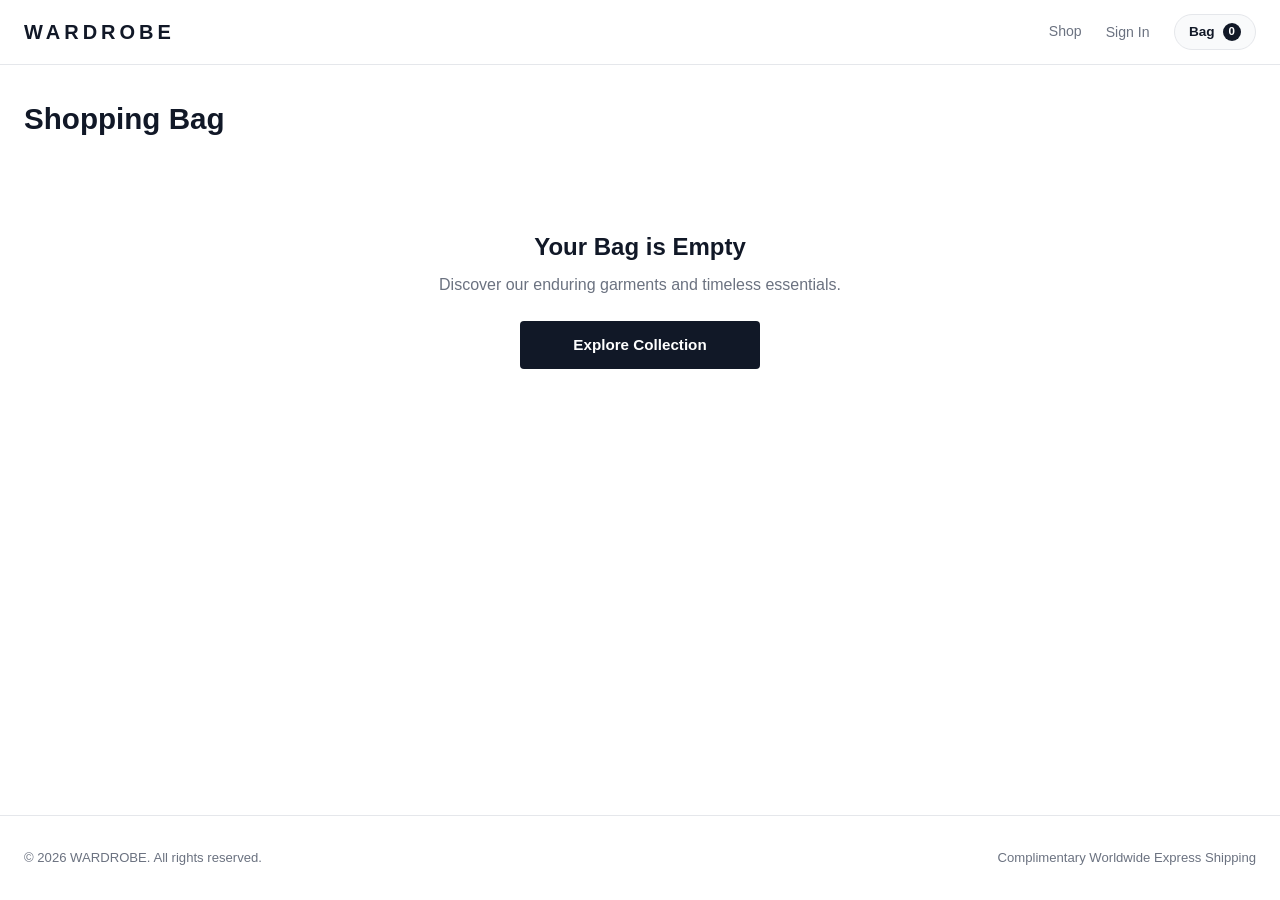
<file: cart.html>
<!DOCTYPE html>
<html lang="en">
<head>
  <meta charset="UTF-8">
  <meta name="viewport" content="width=device-width, initial-scale=1.0">
  <title>Shopping Bag — WARDROBE</title>
  <meta name="description" content="Review your shopping bag and checkout.">
  <link rel="stylesheet" href="css/styles.css">

  <!-- Adobe Experience Platform Launch -->
  <script src="https://assets.adobedtm.com/6268dc4b6b26/a453705a8907/launch-39f5c9d23182-development.min.js" async></script>
</head>
<body>

  <!-- Minimal Header -->
  <header class="site-header">
    <div class="container header-inner">
      <a href="index.html" class="brand-logo" aria-label="WARDROBE Home">WARDROBE</a>
      <nav class="site-nav">
        <a href="index.html" class="nav-link">Shop</a>
        <button type="button" class="nav-user-btn" id="navAccountBtn" aria-label="Sign In or View Account">Sign In</button>
        <a href="cart.html" class="cart-link-btn" aria-label="View Shopping Bag">
          <span>Bag</span>
          <span class="cart-badge" id="cartBadge">0</span>
        </a>
      </nav>
    </div>
  </header>

  <!-- Cart Page Main -->
  <main class="container">
    <div class="cart-title-row">
      <h1>Shopping Bag</h1>
    </div>

    <div id="cartPageContainer">
      <!-- Rendered dynamically by store.js -->
    </div>
  </main>

  <!-- Minimal Footer -->
  <footer class="site-footer">
    <div class="container footer-inner">
      <span>&copy; 2026 WARDROBE. All rights reserved.</span>
      <span>Complimentary Worldwide Express Shipping</span>
    </div>
  </footer>

  <!-- Login Modal -->
  <div class="modal-backdrop" id="loginModal" role="dialog" aria-modal="true" aria-labelledby="modalTitle">
    <div class="modal-box">
      <button type="button" class="modal-close-btn" id="modalCloseBtn" aria-label="Close modal">✕</button>
      <h2 class="modal-title" id="modalTitle">Sign In to WARDROBE</h2>
      <p class="modal-sub">Access your orders, saved sizes, and private archive.</p>
      
      <form id="loginForm">
        <div style="margin-bottom: 1rem;">
          <label style="display: block; font-size: 0.8rem; font-weight: 600; margin-bottom: 0.35rem;" for="loginEmail">Email Address</label>
          <input type="email" id="loginEmail" required placeholder="name@example.com" value="client@wardrobe.com" />
        </div>
        <div style="margin-bottom: 1.5rem;">
          <label style="display: block; font-size: 0.8rem; font-weight: 600; margin-bottom: 0.35rem;" for="loginPassword">Password</label>
          <input type="password" id="loginPassword" required placeholder="••••••••" value="demo1234" />
        </div>
        <button type="submit" class="checkout-btn" style="height: 44px; margin-top: 0; margin-bottom: 0.75rem;">
          Sign In
        </button>
        <button type="button" class="btn-secondary-hero" id="btnDemoLogin" style="width: 100%; height: 44px;">
          One-Click Demo Sign In
        </button>
      </form>
    </div>
  </div>

  <!-- Scripts -->
  <script src="js/products.js"></script>
  <script src="js/store.js"></script>
</body>
</html>
</file>
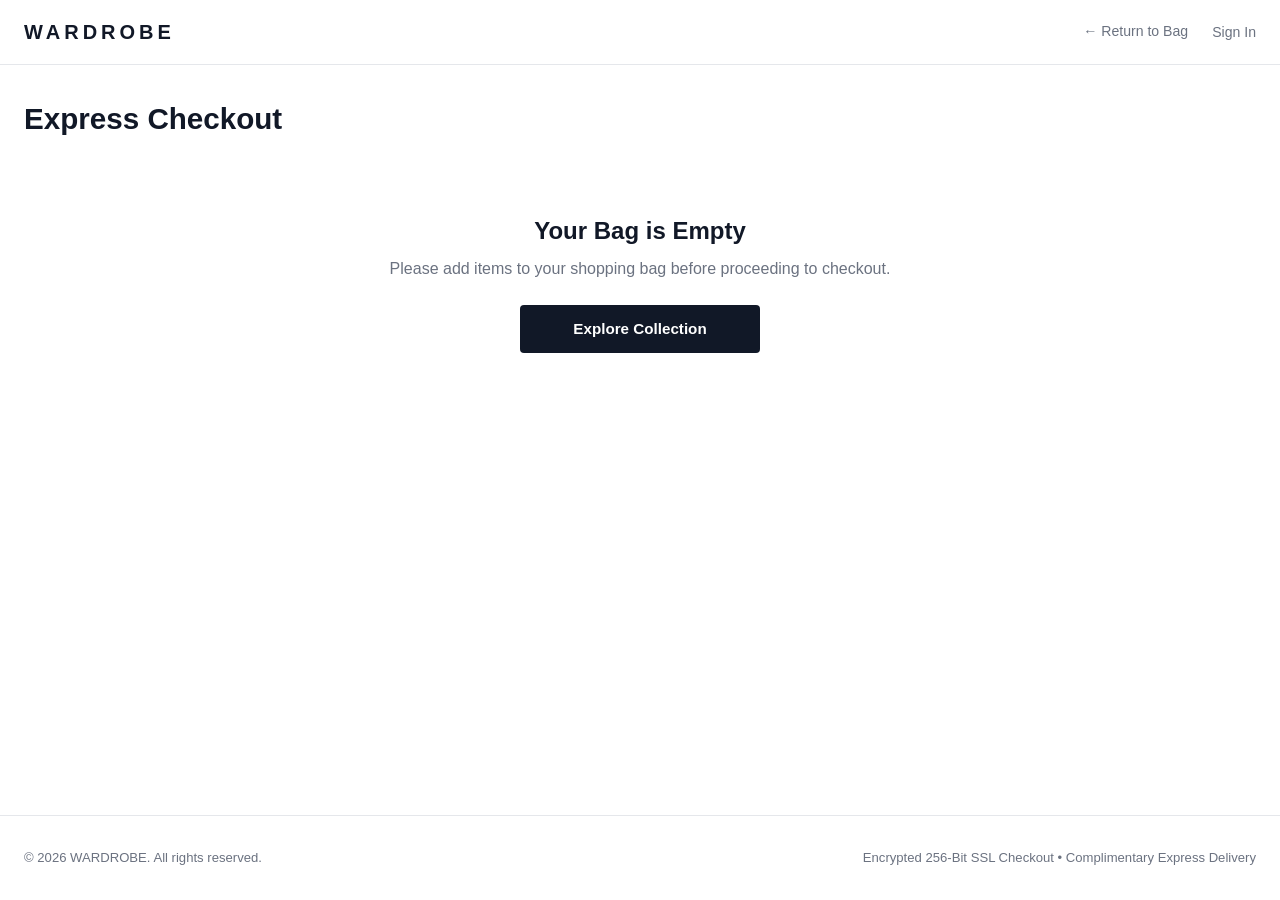
<file: checkout.html>
<!DOCTYPE html>
<html lang="en">
<head>
  <meta charset="UTF-8">
  <meta name="viewport" content="width=device-width, initial-scale=1.0">
  <title>Checkout — WARDROBE</title>
  <meta name="description" content="Secure and streamlined checkout for WARDROBE garments.">
  <link rel="stylesheet" href="css/styles.css">

  <!-- Adobe Experience Platform Launch -->
  <script src="https://assets.adobedtm.com/6268dc4b6b26/a453705a8907/launch-39f5c9d23182-development.min.js" async></script>
</head>
<body>

  <!-- Minimal Header -->
  <header class="site-header">
    <div class="container header-inner">
      <a href="index.html" class="brand-logo" aria-label="WARDROBE Home">WARDROBE</a>
      <nav class="site-nav">
        <a href="cart.html" class="nav-link">← Return to Bag</a>
        <button type="button" class="nav-user-btn" id="navAccountBtn" aria-label="Sign In or View Account">Sign In</button>
      </nav>
    </div>
  </header>

  <!-- Checkout Container -->
  <main class="container">
    <div class="cart-title-row" style="margin-bottom: 0.5rem;">
      <h1>Express Checkout</h1>
    </div>

    <div id="checkoutContainer">
      <!-- Dynamically rendered and handled by store.js -->
    </div>
  </main>

  <!-- Minimal Footer -->
  <footer class="site-footer">
    <div class="container footer-inner">
      <span>&copy; 2026 WARDROBE. All rights reserved.</span>
      <span>Encrypted 256-Bit SSL Checkout • Complimentary Express Delivery</span>
    </div>
  </footer>

  <!-- Login Modal -->
  <div class="modal-backdrop" id="loginModal" role="dialog" aria-modal="true" aria-labelledby="modalTitle">
    <div class="modal-box">
      <button type="button" class="modal-close-btn" id="modalCloseBtn" aria-label="Close modal">✕</button>
      <h2 class="modal-title" id="modalTitle">Sign In to WARDROBE</h2>
      <p class="modal-sub">Access your orders, saved sizes, and private archive.</p>
      
      <form id="loginForm">
        <div style="margin-bottom: 1rem;">
          <label style="display: block; font-size: 0.8rem; font-weight: 600; margin-bottom: 0.35rem;" for="loginEmail">Email Address</label>
          <input type="email" id="loginEmail" required placeholder="name@example.com" value="client@wardrobe.com" />
        </div>
        <div style="margin-bottom: 1.5rem;">
          <label style="display: block; font-size: 0.8rem; font-weight: 600; margin-bottom: 0.35rem;" for="loginPassword">Password</label>
          <input type="password" id="loginPassword" required placeholder="••••••••" value="demo1234" />
        </div>
        <button type="submit" class="checkout-btn" style="height: 44px; margin-top: 0; margin-bottom: 0.75rem;">
          Sign In
        </button>
        <button type="button" class="btn-secondary-hero" id="btnDemoLogin" style="width: 100%; height: 44px;">
          One-Click Demo Sign In
        </button>
      </form>
    </div>
  </div>

  <!-- Scripts -->
  <script src="js/products.js"></script>
  <script src="js/store.js"></script>
</body>
</html>
</file>
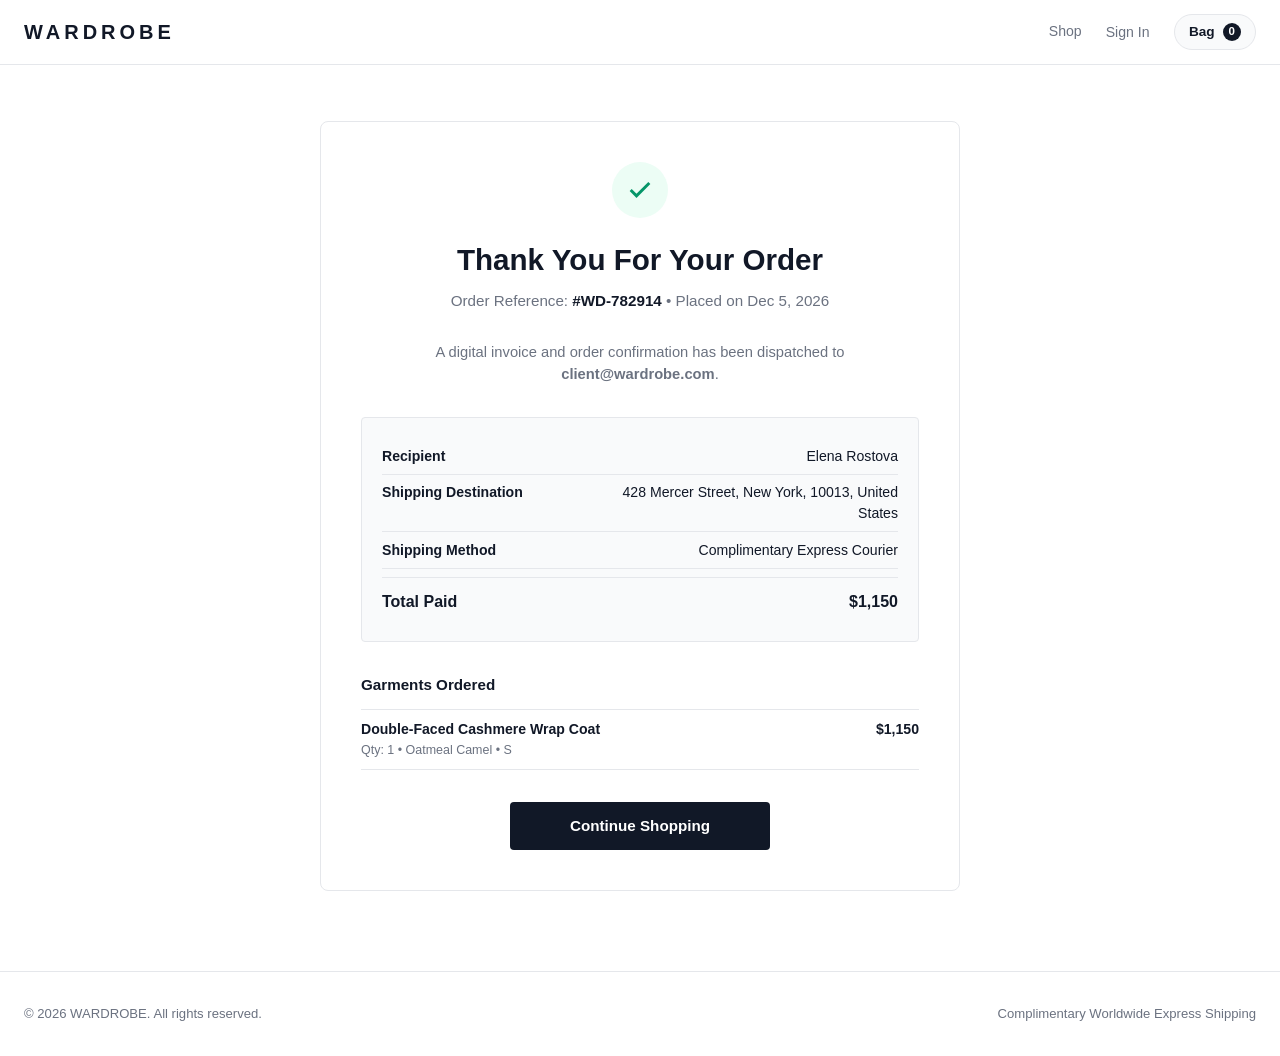
<file: order-confirmation.html>
<!DOCTYPE html>
<html lang="en">
<head>
  <meta charset="UTF-8">
  <meta name="viewport" content="width=device-width, initial-scale=1.0">
  <title>Order Confirmed — WARDROBE</title>
  <meta name="description" content="Thank you for your WARDROBE purchase.">
  <link rel="stylesheet" href="css/styles.css">

  <!-- Adobe Experience Platform Launch -->
  <script src="https://assets.adobedtm.com/6268dc4b6b26/a453705a8907/launch-39f5c9d23182-development.min.js" async></script>
</head>
<body>

  <!-- Minimal Header -->
  <header class="site-header">
    <div class="container header-inner">
      <a href="index.html" class="brand-logo" aria-label="WARDROBE Home">WARDROBE</a>
      <nav class="site-nav">
        <a href="index.html" class="nav-link">Shop</a>
        <button type="button" class="nav-user-btn" id="navAccountBtn" aria-label="Sign In or View Account">Sign In</button>
        <a href="cart.html" class="cart-link-btn" aria-label="View Shopping Bag">
          <span>Bag</span>
          <span class="cart-badge" id="cartBadge">0</span>
        </a>
      </nav>
    </div>
  </header>

  <!-- Confirmation / Thank-You Container -->
  <main class="container" id="confirmationContainer">
    <!-- Rendered dynamically by store.js -->
  </main>

  <!-- Minimal Footer -->
  <footer class="site-footer">
    <div class="container footer-inner">
      <span>&copy; 2026 WARDROBE. All rights reserved.</span>
      <span>Complimentary Worldwide Express Shipping</span>
    </div>
  </footer>

  <!-- Login Modal -->
  <div class="modal-backdrop" id="loginModal" role="dialog" aria-modal="true" aria-labelledby="modalTitle">
    <div class="modal-box">
      <button type="button" class="modal-close-btn" id="modalCloseBtn" aria-label="Close modal">✕</button>
      <h2 class="modal-title" id="modalTitle">Sign In to WARDROBE</h2>
      <p class="modal-sub">Access your orders, saved sizes, and private archive.</p>
      
      <form id="loginForm">
        <div style="margin-bottom: 1rem;">
          <label style="display: block; font-size: 0.8rem; font-weight: 600; margin-bottom: 0.35rem;" for="loginEmail">Email Address</label>
          <input type="email" id="loginEmail" required placeholder="name@example.com" value="client@wardrobe.com" />
        </div>
        <div style="margin-bottom: 1.5rem;">
          <label style="display: block; font-size: 0.8rem; font-weight: 600; margin-bottom: 0.35rem;" for="loginPassword">Password</label>
          <input type="password" id="loginPassword" required placeholder="••••••••" value="demo1234" />
        </div>
        <button type="submit" class="checkout-btn" style="height: 44px; margin-top: 0; margin-bottom: 0.75rem;">
          Sign In
        </button>
        <button type="button" class="btn-secondary-hero" id="btnDemoLogin" style="width: 100%; height: 44px;">
          One-Click Demo Sign In
        </button>
      </form>
    </div>
  </div>

  <!-- Scripts -->
  <script src="js/products.js"></script>
  <script src="js/store.js"></script>
</body>
</html>
</file>
<file: css/styles.css>
/* ==========================================================================
   WARDROBE — Minimalist Clean E-Commerce
   Pure, uncluttered, intuitive fashion storefront
   ========================================================================== */

:root {
  --bg: #FFFFFF;
  --bg-subtle: #F9FAFB;
  --bg-card: #F9FAFB;
  --text-main: #111827;
  --text-muted: #6B7280;
  --text-light: #9CA3AF;
  --border: #E5E7EB;
  --border-focus: #111827;
  --primary: #111827;
  --primary-hover: #000000;
  --accent: #2563EB;
  --success: #059669;
  
  --font-sans: -apple-system, BlinkMacSystemFont, "Segoe UI", Roboto, "Helvetica Neue", Arial, sans-serif;
  --radius-sm: 4px;
  --radius-md: 8px;
  --radius-full: 9999px;
  --container-width: 1280px;
  --transition: 0.18s ease;
}

*, *::before, *::after {
  box-sizing: border-box;
  margin: 0;
  padding: 0;
}

html {
  font-size: 16px;
  background-color: var(--bg);
  color: var(--text-main);
  font-family: var(--font-sans);
  -webkit-font-smoothing: antialiased;
  -moz-osx-font-smoothing: grayscale;
  scroll-behavior: smooth;
}

body {
  min-height: 100vh;
  display: flex;
  flex-direction: column;
  color: var(--text-main);
  background-color: var(--bg);
  line-height: 1.5;
}

img {
  max-width: 100%;
  height: auto;
  display: block;
  object-fit: cover;
}

a {
  color: inherit;
  text-decoration: none;
  transition: opacity var(--transition), color var(--transition);
}

button {
  font-family: inherit;
  cursor: pointer;
  border: none;
  background: none;
  font-size: 0.9rem;
  transition: all var(--transition);
}

input, select, textarea {
  font-family: inherit;
  font-size: 0.92rem;
  color: var(--text-main);
  background-color: #fff;
  border: 1px solid var(--border);
  border-radius: var(--radius-sm);
  padding: 0.65rem 0.85rem;
  width: 100%;
  transition: border-color var(--transition);
}

input:focus, select:focus, textarea:focus {
  border-color: var(--primary);
  outline: none;
}

.container {
  width: 100%;
  max-width: var(--container-width);
  margin: 0 auto;
  padding: 0 1.5rem;
}

/* ==========================================================================
   Header & Navigation
   ========================================================================== */
.site-header {
  position: sticky;
  top: 0;
  background-color: var(--bg);
  border-bottom: 1px solid var(--border);
  z-index: 50;
}

.header-inner {
  height: 64px;
  display: flex;
  align-items: center;
  justify-content: space-between;
}

.brand-logo {
  font-size: 1.25rem;
  font-weight: 700;
  letter-spacing: 0.2em;
  color: var(--text-main);
  text-transform: uppercase;
}

.site-nav {
  display: flex;
  align-items: center;
  gap: 1.5rem;
}

.nav-link {
  font-size: 0.88rem;
  font-weight: 500;
  color: var(--text-muted);
}

.nav-link:hover,
.nav-link.active {
  color: var(--text-main);
}

.nav-user-btn {
  display: inline-flex;
  align-items: center;
  gap: 0.4rem;
  font-size: 0.88rem;
  font-weight: 500;
  color: var(--text-muted);
  cursor: pointer;
}

.nav-user-btn:hover {
  color: var(--text-main);
}

.cart-link-btn {
  display: inline-flex;
  align-items: center;
  gap: 0.5rem;
  background-color: var(--bg-subtle);
  border: 1px solid var(--border);
  padding: 0.45rem 0.9rem;
  border-radius: var(--radius-full);
  font-size: 0.85rem;
  font-weight: 600;
}

.cart-link-btn:hover {
  background-color: var(--border);
}

.cart-badge {
  display: inline-flex;
  align-items: center;
  justify-content: center;
  background-color: var(--primary);
  color: #fff;
  min-width: 18px;
  height: 18px;
  padding: 0 5px;
  border-radius: var(--radius-full);
  font-size: 0.72rem;
  font-weight: 700;
}

/* ==========================================================================
   Hero Banner (Clean, Minimalist, High-Impact)
   ========================================================================== */
.hero-banner {
  display: grid;
  grid-template-columns: 1.1fr 1fr;
  align-items: center;
  gap: 3.5rem;
  padding: 3rem 0 4rem 0;
  border-bottom: 1px solid var(--border);
  margin-bottom: 3rem;
}

@media (max-width: 860px) {
  .hero-banner {
    grid-template-columns: 1fr;
    gap: 2rem;
    padding: 2rem 0 3rem 0;
  }
}

.hero-tag {
  display: inline-block;
  font-size: 0.75rem;
  font-weight: 700;
  text-transform: uppercase;
  letter-spacing: 0.15em;
  color: var(--text-muted);
  margin-bottom: 0.75rem;
}

.hero-heading {
  font-size: clamp(2rem, 3.5vw, 3rem);
  font-weight: 800;
  line-height: 1.15;
  letter-spacing: -0.03em;
  color: var(--text-main);
  margin-bottom: 1rem;
}

.hero-subtext {
  font-size: 1.05rem;
  color: var(--text-muted);
  line-height: 1.6;
  max-width: 480px;
  margin-bottom: 2rem;
}

.hero-cta-wrap {
  display: flex;
  align-items: center;
  gap: 1rem;
  flex-wrap: wrap;
}

.btn-primary-hero {
  display: inline-flex;
  align-items: center;
  justify-content: center;
  background-color: var(--primary);
  color: #FFFFFF;
  padding: 0.85rem 1.8rem;
  border-radius: var(--radius-sm);
  font-size: 0.92rem;
  font-weight: 600;
  transition: background-color var(--transition);
}

.btn-primary-hero:hover {
  background-color: var(--primary-hover);
}

.btn-secondary-hero {
  display: inline-flex;
  align-items: center;
  justify-content: center;
  background-color: var(--bg-subtle);
  border: 1px solid var(--border);
  color: var(--text-main);
  padding: 0.85rem 1.8rem;
  border-radius: var(--radius-sm);
  font-size: 0.92rem;
  font-weight: 600;
  transition: all var(--transition);
}

.btn-secondary-hero:hover {
  border-color: var(--text-main);
}

.hero-image-box {
  width: 100%;
  aspect-ratio: 4 / 3;
  border-radius: var(--radius-md);
  overflow: hidden;
  background-color: var(--bg-subtle);
  border: 1px solid var(--border);
}

.hero-img {
  width: 100%;
  height: 100%;
  object-fit: cover;
}

/* ==========================================================================
   Section Intro & Tabs
   ========================================================================== */
.section-intro {
  text-align: center;
  margin-bottom: 1.5rem;
}

.section-intro h2 {
  font-size: 1.75rem;
  font-weight: 700;
  letter-spacing: -0.02em;
  margin-bottom: 0.35rem;
}

.section-intro p {
  color: var(--text-muted);
  font-size: 0.95rem;
}

.category-tabs-wrap {
  margin: 1.5rem 0 2.5rem 0;
  overflow-x: auto;
  -webkit-overflow-scrolling: touch;
  padding-bottom: 0.5rem;
}

.category-tabs {
  display: flex;
  align-items: center;
  justify-content: center;
  gap: 0.5rem;
  min-width: max-content;
  margin: 0 auto;
}

.category-pill {
  padding: 0.5rem 1.15rem;
  border-radius: var(--radius-full);
  background-color: var(--bg);
  border: 1px solid var(--border);
  color: var(--text-muted);
  font-size: 0.88rem;
  font-weight: 500;
  transition: all var(--transition);
}

.category-pill:hover {
  border-color: var(--text-main);
  color: var(--text-main);
}

.category-pill.active {
  background-color: var(--primary);
  border-color: var(--primary);
  color: #ffffff;
}

/* ==========================================================================
   Product Grid & Cards
   ========================================================================== */
.products-grid {
  display: grid;
  grid-template-columns: repeat(4, 1fr);
  gap: 2rem 1.5rem;
  margin-bottom: 4rem;
}

@media (max-width: 1024px) {
  .products-grid {
    grid-template-columns: repeat(3, 1fr);
  }
}

@media (max-width: 768px) {
  .products-grid {
    grid-template-columns: repeat(2, 1fr);
    gap: 1.5rem 1rem;
  }
}

@media (max-width: 480px) {
  .products-grid {
    grid-template-columns: 1fr;
  }
}

.product-card {
  display: flex;
  flex-direction: column;
  background-color: var(--bg);
  border: 1px solid var(--border);
  border-radius: var(--radius-md);
  overflow: hidden;
  transition: transform var(--transition), box-shadow var(--transition), border-color var(--transition);
}

.product-card:hover {
  border-color: var(--text-light);
  transform: translateY(-2px);
  box-shadow: 0 8px 24px rgba(0, 0, 0, 0.04);
}

.product-image-link {
  position: relative;
  width: 100%;
  aspect-ratio: 3 / 4;
  background-color: var(--bg-subtle);
  overflow: hidden;
  display: block;
}

.product-image {
  width: 100%;
  height: 100%;
  object-fit: cover;
  transition: transform 0.35s ease;
}

.product-card:hover .product-image {
  transform: scale(1.03);
}

.product-info {
  padding: 1rem 1rem 1.25rem 1rem;
  display: flex;
  flex-direction: column;
  flex-grow: 1;
}

.product-meta {
  display: flex;
  align-items: center;
  justify-content: space-between;
  margin-bottom: 0.35rem;
}

.product-category {
  font-size: 0.72rem;
  font-weight: 600;
  text-transform: uppercase;
  letter-spacing: 0.05em;
  color: var(--text-muted);
}

.product-price {
  font-size: 1rem;
  font-weight: 700;
  color: var(--text-main);
}

.product-title {
  font-size: 0.95rem;
  font-weight: 600;
  color: var(--text-main);
  line-height: 1.35;
  margin-bottom: 0.85rem;
  flex-grow: 1;
}

.product-title a:hover {
  color: var(--text-muted);
}

.btn-add-cart {
  width: 100%;
  padding: 0.65rem 1rem;
  background-color: var(--primary);
  color: #FFFFFF;
  border-radius: var(--radius-sm);
  font-weight: 600;
  font-size: 0.85rem;
  display: flex;
  align-items: center;
  justify-content: center;
  gap: 0.4rem;
  transition: background-color var(--transition);
}

.btn-add-cart:hover {
  background-color: var(--primary-hover);
}

.btn-add-cart.added {
  background-color: var(--success);
}

/* ==========================================================================
   Product Detail Page (PDP)
   ========================================================================== */
.pdp-back-link {
  display: inline-flex;
  align-items: center;
  gap: 0.4rem;
  font-size: 0.85rem;
  color: var(--text-muted);
  margin: 1.5rem 0 2rem 0;
  font-weight: 500;
}

.pdp-back-link:hover {
  color: var(--text-main);
}

.pdp-layout {
  display: grid;
  grid-template-columns: 1.1fr 1fr;
  gap: 3.5rem;
  margin-bottom: 4rem;
}

@media (max-width: 860px) {
  .pdp-layout {
    grid-template-columns: 1fr;
    gap: 2rem;
  }
}

.pdp-gallery {
  display: flex;
  flex-direction: column;
  gap: 1rem;
}

.pdp-main-image-wrap {
  width: 100%;
  aspect-ratio: 4 / 5;
  background-color: var(--bg-subtle);
  border-radius: var(--radius-md);
  overflow: hidden;
  border: 1px solid var(--border);
}

.pdp-main-image {
  width: 100%;
  height: 100%;
  object-fit: cover;
}

.pdp-thumbnails {
  display: flex;
  gap: 0.75rem;
}

.pdp-thumb {
  width: 72px;
  height: 90px;
  border-radius: var(--radius-sm);
  overflow: hidden;
  border: 2px solid transparent;
  background-color: var(--bg-subtle);
  cursor: pointer;
}

.pdp-thumb.active {
  border-color: var(--primary);
}

.pdp-thumb img {
  width: 100%;
  height: 100%;
  object-fit: cover;
}

.pdp-details {
  display: flex;
  flex-direction: column;
}

.pdp-category {
  font-size: 0.75rem;
  font-weight: 700;
  text-transform: uppercase;
  letter-spacing: 0.08em;
  color: var(--text-muted);
  margin-bottom: 0.5rem;
}

.pdp-title {
  font-size: 1.85rem;
  font-weight: 700;
  line-height: 1.25;
  margin-bottom: 0.75rem;
}

.pdp-price {
  font-size: 1.5rem;
  font-weight: 700;
  margin-bottom: 1.5rem;
  color: var(--text-main);
}

.pdp-section-label {
  font-size: 0.85rem;
  font-weight: 600;
  margin-bottom: 0.6rem;
  color: var(--text-main);
}

.pdp-swatches {
  display: flex;
  gap: 0.6rem;
  margin-bottom: 1.5rem;
}

.swatch-btn {
  width: 32px;
  height: 32px;
  border-radius: 50%;
  border: 2px solid var(--border);
  padding: 2px;
  display: flex;
  align-items: center;
  justify-content: center;
}

.swatch-btn.active {
  border-color: var(--primary);
}

.swatch-inner {
  width: 100%;
  height: 100%;
  border-radius: 50%;
}

.pdp-sizes {
  display: flex;
  gap: 0.5rem;
  margin-bottom: 2rem;
  flex-wrap: wrap;
}

.size-btn {
  min-width: 44px;
  height: 40px;
  padding: 0 0.8rem;
  border: 1px solid var(--border);
  border-radius: var(--radius-sm);
  background-color: var(--bg);
  font-weight: 600;
  font-size: 0.85rem;
  color: var(--text-main);
}

.size-btn:hover {
  border-color: var(--text-main);
}

.size-btn.active {
  background-color: var(--primary);
  border-color: var(--primary);
  color: #fff;
}

.pdp-actions {
  display: flex;
  gap: 1rem;
  margin-bottom: 2.5rem;
}

.qty-input-wrap {
  display: inline-flex;
  align-items: center;
  border: 1px solid var(--border);
  border-radius: var(--radius-sm);
}

.qty-btn {
  width: 38px;
  height: 44px;
  display: flex;
  align-items: center;
  justify-content: center;
  font-weight: 700;
  font-size: 1rem;
}

.qty-display {
  width: 36px;
  text-align: center;
  font-weight: 600;
  font-size: 0.95rem;
}

.pdp-add-btn {
  flex-grow: 1;
  background-color: var(--primary);
  color: #fff;
  border-radius: var(--radius-sm);
  font-weight: 700;
  font-size: 0.95rem;
  height: 46px;
  display: flex;
  align-items: center;
  justify-content: center;
}

.pdp-add-btn:hover {
  background-color: var(--primary-hover);
}

.pdp-desc-box {
  border-top: 1px solid var(--border);
  padding-top: 1.5rem;
}

.pdp-desc-text {
  color: var(--text-muted);
  font-size: 0.95rem;
  line-height: 1.6;
  margin-bottom: 1.5rem;
}

.pdp-spec-list {
  display: flex;
  flex-direction: column;
  gap: 0.6rem;
  font-size: 0.88rem;
}

.pdp-spec-item {
  display: flex;
  justify-content: space-between;
  padding: 0.5rem 0;
  border-bottom: 1px solid var(--border);
}

.pdp-spec-name {
  font-weight: 600;
  color: var(--text-main);
}

.pdp-spec-value {
  color: var(--text-muted);
  text-align: right;
  max-width: 60%;
}

/* Related Products Section */
.related-section {
  border-top: 1px solid var(--border);
  padding: 3rem 0;
}

.related-section h2 {
  font-size: 1.35rem;
  font-weight: 700;
  margin-bottom: 1.5rem;
}

/* ==========================================================================
   Shopping Cart Page
   ========================================================================== */
.cart-title-row {
  margin: 2rem 0 1.5rem 0;
}

.cart-title-row h1 {
  font-size: 1.85rem;
  font-weight: 700;
}

.cart-layout {
  display: grid;
  grid-template-columns: 1.8fr 1fr;
  gap: 3rem;
  margin-bottom: 4rem;
  align-items: start;
}

@media (max-width: 860px) {
  .cart-layout {
    grid-template-columns: 1fr;
    gap: 2rem;
  }
}

.cart-items-wrap {
  border-top: 1px solid var(--border);
}

.cart-item-row {
  display: grid;
  grid-template-columns: 80px 1fr auto;
  gap: 1.25rem;
  padding: 1.5rem 0;
  border-bottom: 1px solid var(--border);
  align-items: center;
}

@media (max-width: 520px) {
  .cart-item-row {
    grid-template-columns: 60px 1fr;
  }
  .cart-item-controls {
    grid-column: 1 / -1;
    display: flex;
    justify-content: space-between;
    margin-top: 0.5rem;
  }
}

.cart-item-img {
  width: 80px;
  height: 100px;
  background-color: var(--bg-subtle);
  border-radius: var(--radius-sm);
  overflow: hidden;
}

.cart-item-img img {
  width: 100%;
  height: 100%;
  object-fit: cover;
}

.cart-item-info {
  display: flex;
  flex-direction: column;
  gap: 0.25rem;
}

.cart-item-name {
  font-size: 0.95rem;
  font-weight: 600;
  color: var(--text-main);
}

.cart-item-attr {
  font-size: 0.8rem;
  color: var(--text-muted);
}

.cart-item-price {
  font-size: 0.95rem;
  font-weight: 700;
  color: var(--text-main);
  margin-top: 0.2rem;
}

.cart-item-controls {
  display: flex;
  align-items: center;
  gap: 1.25rem;
}

.cart-qty-wrap {
  display: inline-flex;
  align-items: center;
  border: 1px solid var(--border);
  border-radius: var(--radius-sm);
}

.cart-qty-btn {
  width: 28px;
  height: 32px;
  display: flex;
  align-items: center;
  justify-content: center;
  font-weight: 700;
  font-size: 0.9rem;
}

.cart-qty-val {
  width: 28px;
  text-align: center;
  font-size: 0.85rem;
  font-weight: 600;
}

.cart-remove-btn {
  font-size: 0.82rem;
  color: var(--text-muted);
  text-decoration: underline;
  cursor: pointer;
}

.cart-remove-btn:hover {
  color: #DC2626;
}

/* Order Summary Box */
.cart-summary-box {
  background-color: var(--bg-subtle);
  border: 1px solid var(--border);
  border-radius: var(--radius-md);
  padding: 1.5rem;
}

.cart-summary-title {
  font-size: 1.15rem;
  font-weight: 700;
  margin-bottom: 1.25rem;
}

.summary-line {
  display: flex;
  justify-content: space-between;
  margin-bottom: 0.85rem;
  font-size: 0.9rem;
  color: var(--text-muted);
}

.summary-line.total {
  border-top: 1px solid var(--border);
  padding-top: 1rem;
  margin-top: 1rem;
  font-size: 1.15rem;
  font-weight: 700;
  color: var(--text-main);
}

.checkout-btn {
  width: 100%;
  height: 48px;
  background-color: var(--primary);
  color: #FFFFFF;
  border-radius: var(--radius-sm);
  font-weight: 700;
  font-size: 0.95rem;
  display: flex;
  align-items: center;
  justify-content: center;
  margin-top: 1.25rem;
}

.checkout-btn:hover {
  background-color: var(--primary-hover);
}

.continue-shopping-link {
  display: block;
  text-align: center;
  margin-top: 1rem;
  font-size: 0.85rem;
  color: var(--text-muted);
  font-weight: 500;
}

.continue-shopping-link:hover {
  color: var(--text-main);
}

.cart-empty {
  text-align: center;
  padding: 4rem 1rem;
}

.cart-empty h2 {
  font-size: 1.5rem;
  font-weight: 700;
  margin-bottom: 0.5rem;
}

.cart-empty p {
  color: var(--text-muted);
  margin-bottom: 1.5rem;
}

/* ==========================================================================
   Checkout Page Styles
   ========================================================================== */
.checkout-layout {
  display: grid;
  grid-template-columns: 1.6fr 1fr;
  gap: 3.5rem;
  margin: 2rem 0 4rem 0;
  align-items: start;
}

@media (max-width: 860px) {
  .checkout-layout {
    grid-template-columns: 1fr;
    gap: 2rem;
  }
}

.checkout-section {
  margin-bottom: 2rem;
  padding-bottom: 2rem;
  border-bottom: 1px solid var(--border);
}

.checkout-section:last-child {
  border-bottom: none;
}

.checkout-section-title {
  font-size: 1.15rem;
  font-weight: 700;
  margin-bottom: 1.25rem;
  display: flex;
  align-items: center;
  justify-content: space-between;
}

.checkout-grid {
  display: grid;
  grid-template-columns: 1fr 1fr;
  gap: 1rem;
}

.checkout-col-full {
  grid-column: 1 / -1;
}

.checkout-field-label {
  display: block;
  font-size: 0.8rem;
  font-weight: 600;
  color: var(--text-main);
  margin-bottom: 0.35rem;
}

.payment-pill-tabs {
  display: flex;
  gap: 0.5rem;
  margin-bottom: 1.25rem;
}

.payment-tab {
  flex: 1;
  padding: 0.65rem 0.5rem;
  text-align: center;
  border: 1px solid var(--border);
  border-radius: var(--radius-sm);
  background-color: #fff;
  font-size: 0.85rem;
  font-weight: 600;
  color: var(--text-muted);
  cursor: pointer;
}

.payment-tab.active {
  border-color: var(--primary);
  background-color: var(--bg-subtle);
  color: var(--text-main);
}

.demo-fill-btn {
  font-size: 0.78rem;
  font-weight: 600;
  color: var(--accent);
  cursor: pointer;
  background: none;
  border: none;
  padding: 0;
}

.demo-fill-btn:hover {
  text-decoration: underline;
}

.checkout-items-list {
  max-height: 320px;
  overflow-y: auto;
  margin-bottom: 1.25rem;
  padding-right: 0.5rem;
}

.checkout-item-compact {
  display: flex;
  align-items: center;
  gap: 0.85rem;
  padding: 0.75rem 0;
  border-bottom: 1px solid var(--border);
}

.checkout-item-compact img {
  width: 48px;
  height: 60px;
  border-radius: var(--radius-sm);
  background-color: var(--bg-subtle);
}

.checkout-item-compact-info {
  flex-grow: 1;
  font-size: 0.85rem;
}

.checkout-item-compact-title {
  font-weight: 600;
  color: var(--text-main);
}

.checkout-item-compact-meta {
  color: var(--text-muted);
  font-size: 0.75rem;
}

.checkout-item-compact-price {
  font-weight: 700;
  font-size: 0.88rem;
}

/* ==========================================================================
   Order Confirmation (Thank-You) Page
   ========================================================================== */
.confirmation-card {
  max-width: 640px;
  margin: 3.5rem auto 5rem auto;
  background-color: var(--bg);
  border: 1px solid var(--border);
  border-radius: var(--radius-md);
  padding: 2.5rem;
  text-align: center;
}

.conf-check-icon {
  width: 56px;
  height: 56px;
  background-color: #ECFDF5;
  color: var(--success);
  border-radius: 50%;
  display: flex;
  align-items: center;
  justify-content: center;
  margin: 0 auto 1.25rem auto;
}

.conf-title {
  font-size: 1.85rem;
  font-weight: 800;
  margin-bottom: 0.5rem;
}

.conf-order-id {
  font-size: 0.95rem;
  color: var(--text-muted);
  margin-bottom: 1.75rem;
}

.conf-order-id strong {
  color: var(--text-main);
}

.conf-details-box {
  background-color: var(--bg-subtle);
  border: 1px solid var(--border);
  border-radius: var(--radius-sm);
  padding: 1.25rem;
  text-align: left;
  margin-bottom: 2rem;
  font-size: 0.88rem;
}

.conf-row {
  display: flex;
  justify-content: space-between;
  padding: 0.45rem 0;
  border-bottom: 1px solid var(--border);
}

.conf-row:last-child {
  border-bottom: none;
}

/* ==========================================================================
   Modal (Sign In / Account)
   ========================================================================== */
.modal-backdrop {
  position: fixed;
  inset: 0;
  background-color: rgba(0, 0, 0, 0.4);
  backdrop-filter: blur(2px);
  z-index: 100;
  display: none;
  align-items: center;
  justify-content: center;
  padding: 1rem;
}

.modal-backdrop.open {
  display: flex;
}

.modal-box {
  background-color: #fff;
  border-radius: var(--radius-md);
  width: 100%;
  max-width: 420px;
  padding: 2rem;
  box-shadow: 0 20px 40px rgba(0, 0, 0, 0.12);
  position: relative;
}

.modal-close-btn {
  position: absolute;
  top: 1.25rem;
  right: 1.25rem;
  font-size: 1.2rem;
  color: var(--text-muted);
  cursor: pointer;
}

.modal-close-btn:hover {
  color: var(--text-main);
}

.modal-title {
  font-size: 1.35rem;
  font-weight: 700;
  margin-bottom: 0.35rem;
}

.modal-sub {
  font-size: 0.85rem;
  color: var(--text-muted);
  margin-bottom: 1.5rem;
}

/* ==========================================================================
   Footer
   ========================================================================== */
.site-footer {
  margin-top: auto;
  border-top: 1px solid var(--border);
  padding: 2rem 0;
  background-color: var(--bg);
}

.footer-inner {
  display: flex;
  align-items: center;
  justify-content: space-between;
  font-size: 0.82rem;
  color: var(--text-muted);
}

@media (max-width: 600px) {
  .footer-inner {
    flex-direction: column;
    gap: 0.75rem;
    text-align: center;
  }
}

/* Toast Message */
.toast-msg {
  position: fixed;
  bottom: 24px;
  right: 24px;
  background-color: var(--primary);
  color: #fff;
  padding: 0.75rem 1.25rem;
  border-radius: var(--radius-sm);
  font-size: 0.88rem;
  font-weight: 500;
  box-shadow: 0 4px 14px rgba(0,0,0,0.15);
  z-index: 120;
  opacity: 0;
  transform: translateY(10px);
  transition: all 0.25s ease;
  pointer-events: none;
}

.toast-msg.show {
  opacity: 1;
  transform: translateY(0);
}
</file>
